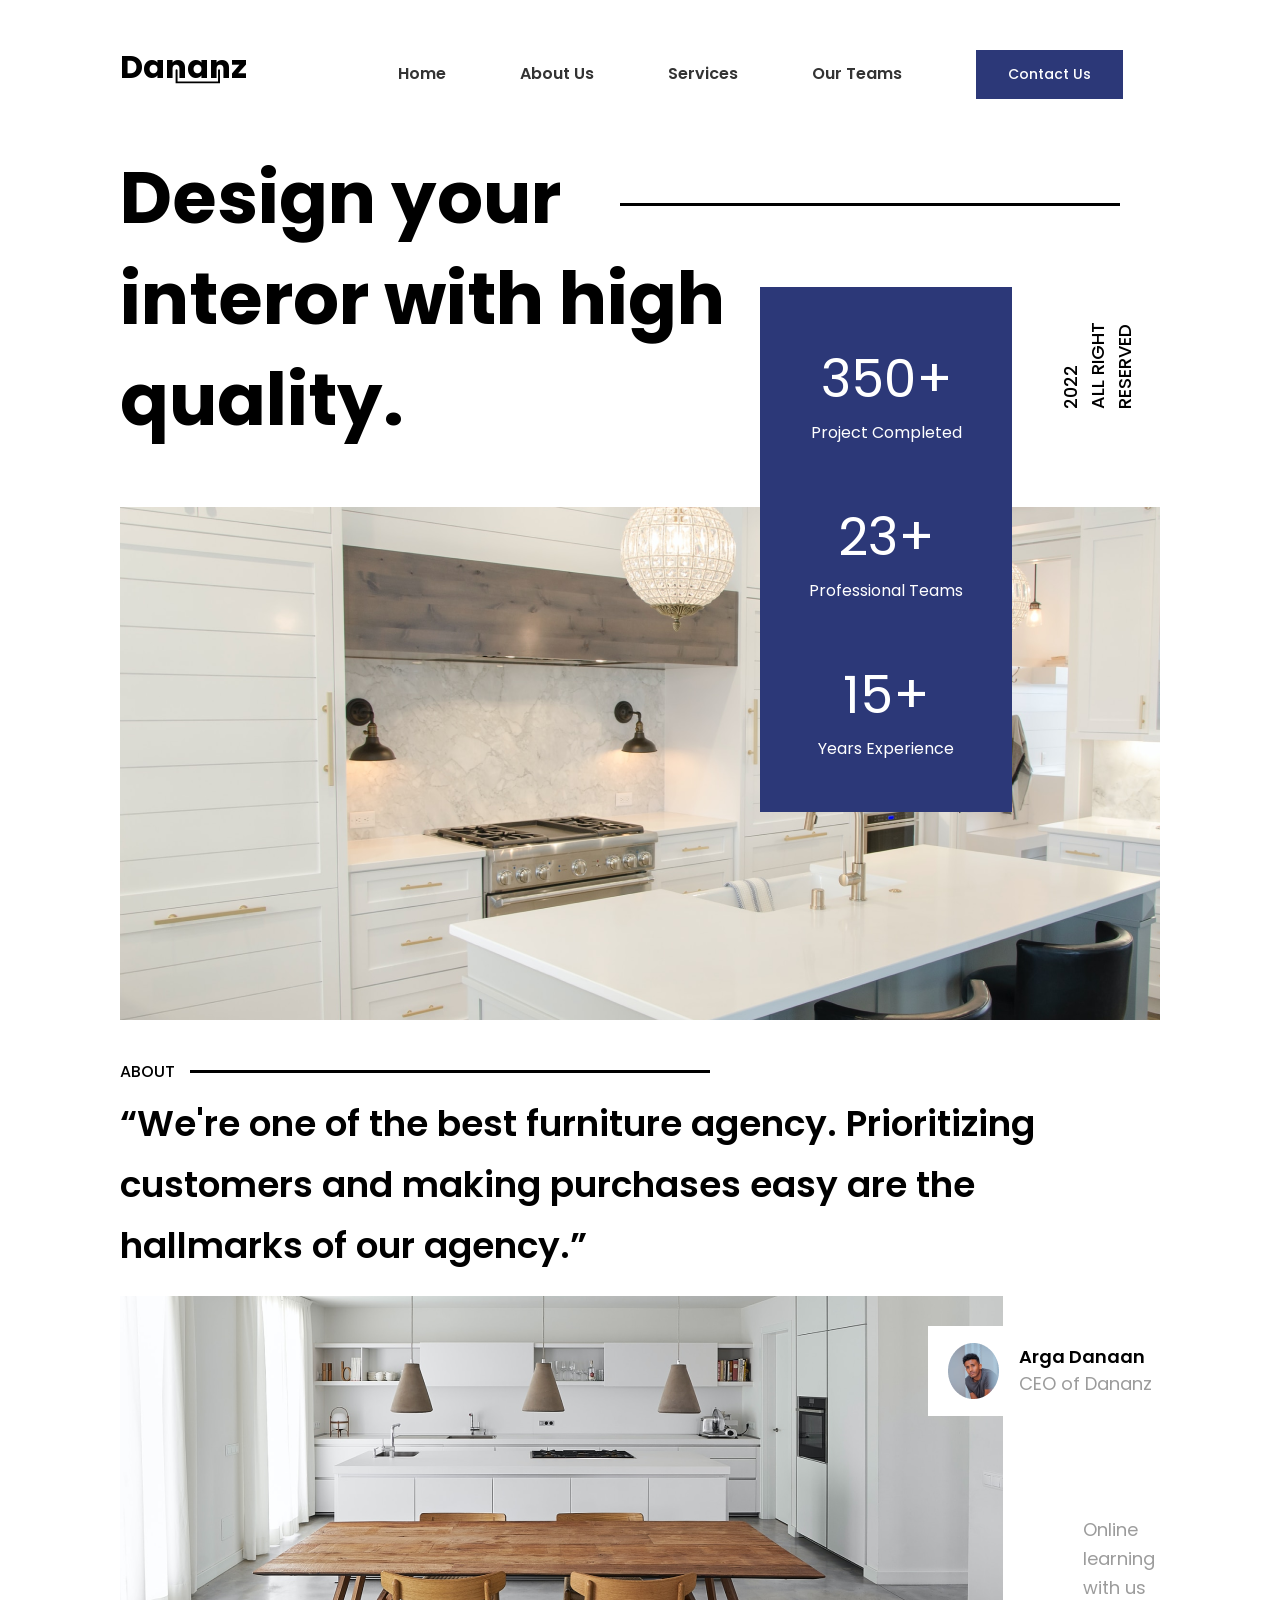
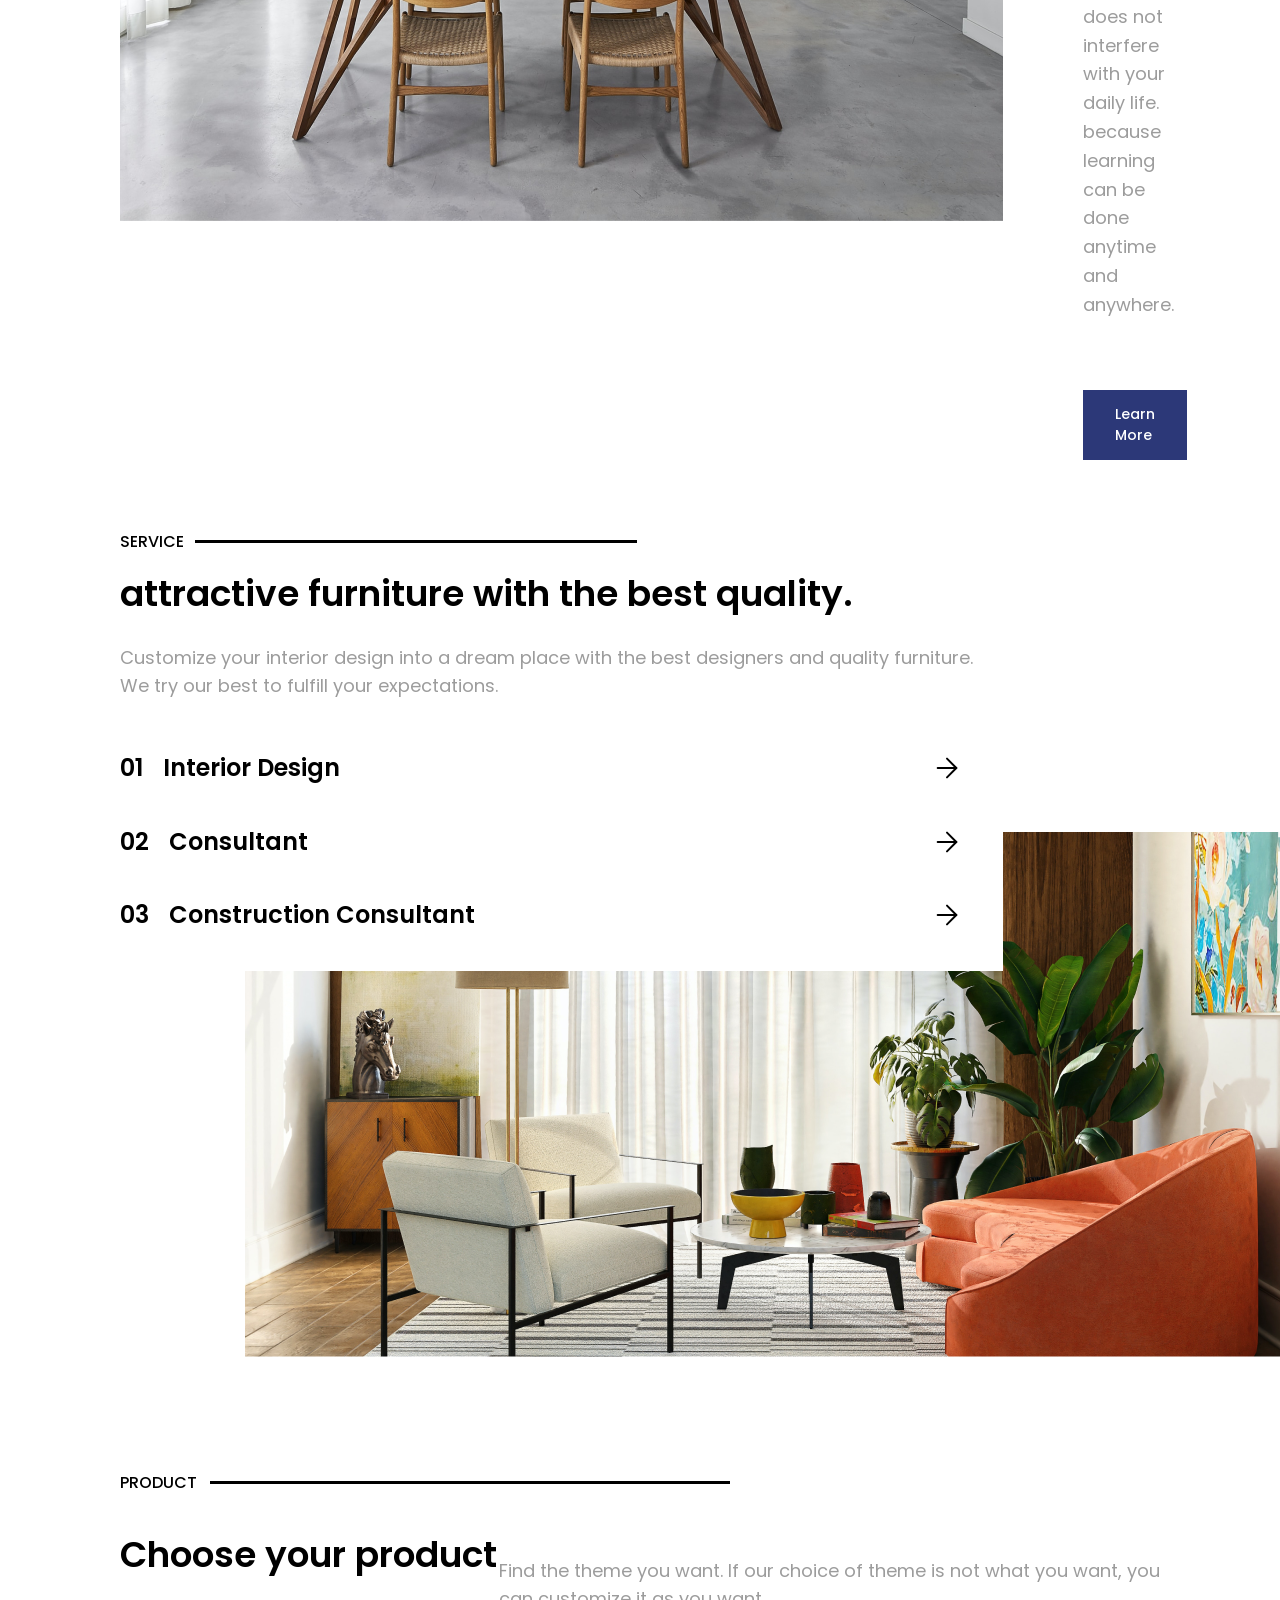
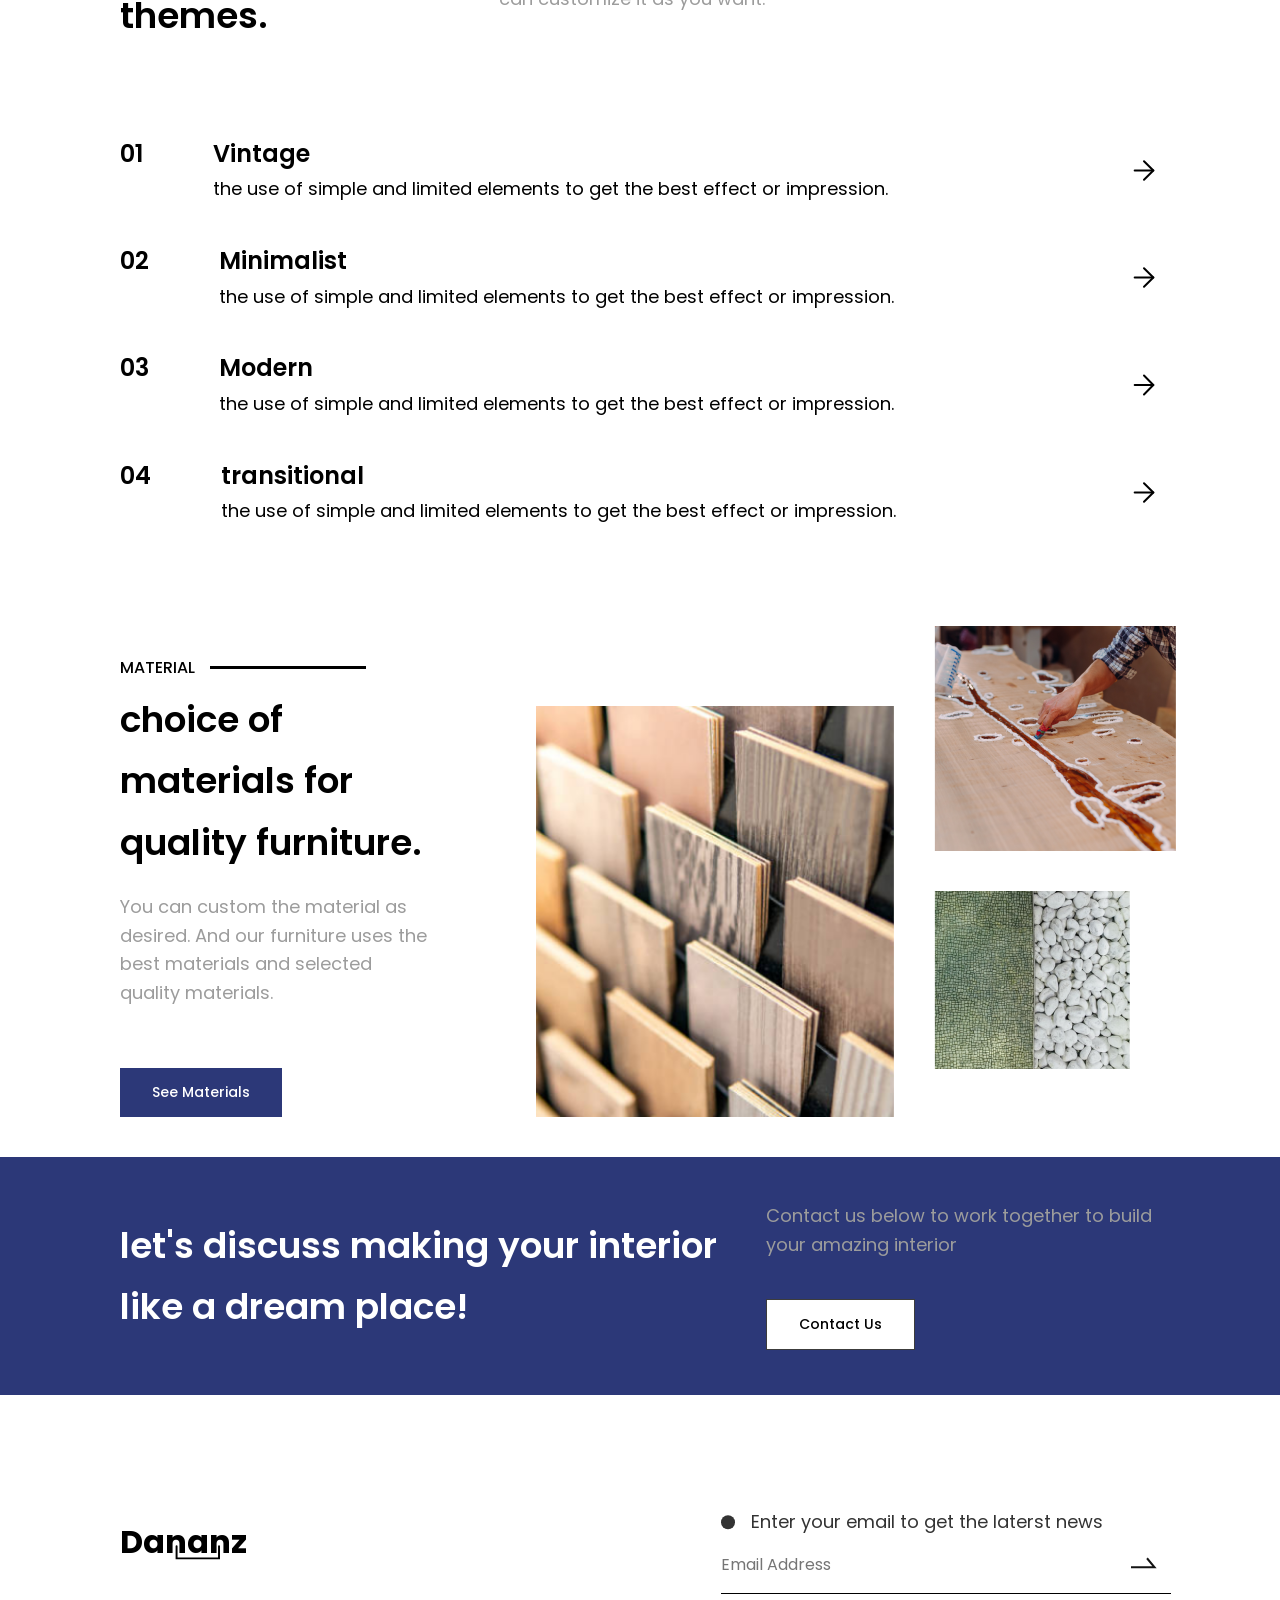
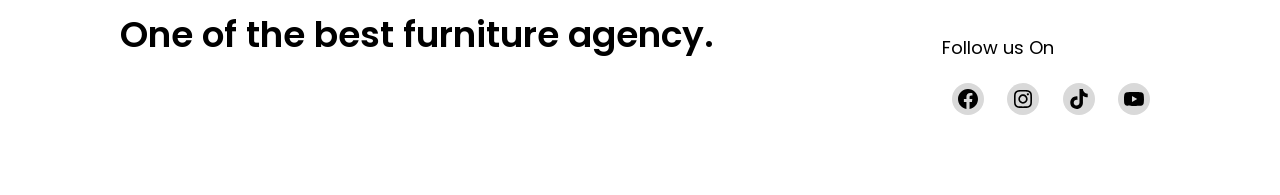
<file: index.html>
<!DOCTYPE html>
<html lang="en">
<head>
	<link rel="stylesheet" href="css/style.css">
    <link rel="preconnect" href="https://fonts.googleapis.com">
    <link rel="preconnect" href="https://fonts.gstatic.com" crossorigin>
    <link href="https://fonts.googleapis.com/css2?family=Poppins:wght@400;500;600;700&display=swap" rel="stylesheet">

    
    <meta charset="UTF-8">
    <meta name="viewport" content="width=1440">
    <title>Dananz</title>
</head>
<body>
    <header>
        <div class="logo">
            <p class="logo-text">Dananz</p>
            <img src="img/icons/Vector 286.svg" alt="" class="logo-icon">
        </div>
        <nav class="page-navigation">
            <ul>
                <li class="page-navigation__item">
                    <a href="index.html" class="page-navigation__item-link">Home</a>
                </li>
                <li class="page-navigation__item">
                    <a href="about.html" class="page-navigation__item-link">About Us</a>
                </li>
                <li class="page-navigation__item">
                    <a href="services.html" class="page-navigation__item-link">Services</a>
                </li>
                <li class="page-navigation__item">
                    <a href="ourTeams.html" class="page-navigation__item-link">Our Teams</a>
                </li>
                <li class="page-navigation__item ">
                    <a href="contactUs.html" class="page-navigation__item-link button-link button-link--b">Contact Us</a>
                </li>
            </ul>
        </nav>
    </header>
    <main>
        <div class="content">
            <section class="design">
                <div class="design-top">
                    <h1 class="design-top__title ">Design your</br> interor with high</br> quality.</h1>
                    <div class="design-top__line"></div>
                    <h2 class="design-top__text">2022 </br>all right reserved</h2>
                </div>
                <div class="design-bottom">
                    <div class="column">
                        <div class="column__item">
                            <p>350+</p>
                            <p>Project Completed</p>
                        </div>
                        <div class="column__item">
                            <p>23+</p>
                            <p>Professional Teams</p>
                        </div>
                        <div class="column__item">
                            <p>15+</p>
                            <p>Years Experience</p>
                        </div>
                    </div>
                </div>
            </section>
            <section class="about">
                <div class="about-top">
                    <h2 class="about-top__title medium">about</h2>
                    <div class="about-top__line line"></div>
                    <h3 class="about-top__subtitle semibold-f">“We're one of the best furniture agency. Prioritizing customers and making purchases easy are the hallmarks of our agency.”</h3>
                </div>
                <div class="about-bottom">
                    <div class="about-bottom__item">
                        <img src="img/home/block_2/unsplash_NvqYkDPE0Rw.png" alt="">
                    </div>
                    <div class="about-bottom__item">
                        <article class="about-bottom__info">
                            <img src="img/autors/Ellipse 332.png" alt="">
                            <p class="">Arga Danaan</br> <span class="undefined-text regular-f">CEO of Dananz</span></p>
                        </article>
                        <p class="about-bottom__text regular-f">Online learning with us does not interfere with your daily life. because learning can be done anytime and anywhere.</p>
                        <a href="details.html" class="about-bottom__link button-link button-link--b">Learn More</a>
                    </div>
                </div>
            </section>
            <section class="service">
                <div class="service-top">
                    <h2 class="service-top__title medium">service</h2>
                    <div class="service-top__line line"></div>
                    <h3 class="service-top__subtitle semibold-f">attractive furniture with the best quality.</h3>
                    <p class="service-top__text regular-f">Customize your interior design into a dream place with the best designers and quality furniture. We try our best to fulfill your expectations.</p>
                </div>
                <div class="service-bottom">
                    <ul class="service-bottom__list">
                        <li class="item-list">
                            <p><span class="numbers">01</span>Interior Design</p>
                            <img class="arrow" src="img/icons/arrow-right.svg" alt="">
                        </li>
                        <li class="item-list">
                            <p><span class="numbers">02</span>Consultant</p>
                            <img class="arrow" src="img/icons/arrow-right.svg" alt="">
                        </li>
                        <li class="item-list">
                            <p><span class="numbers">03</span>Construction Consultant</p>
                            <img class="arrow" src="img/icons/arrow-right.svg" alt="">
                        </li>
                    </ul>
                    <img class="serice-bottom__image" src="img/home/block_3/unsplash_vPKNB_gc23Q.png" alt="">
                </div>
            </section>
            <section class="product">
                <div class="product-top">
                    <h2 class="product-top__title medium">product</h2>
                    <div class="product-top__line line"></div>
                    <div>
                        <h3 class="product-top__subtitle semibold-f">Choose your product themes.</h3>
                        <p class="product-top__text regular-f">Find the theme you want. If our choice of theme is not what you want, you can customize it as you want.</p>
                    </div>
                </div>
                <div class="product-bottom">
                    <ul class="product-bottom__list">
                        <li class="item-list">
                            <div class="text-content">
                                <p class="number">01</p>
                                <p>Vintage </br><span class="under-text">the use of simple and limited elements to get the best effect or impression.</span></p>
                            </div>
                            <img class="arrow" src="img/icons/arrow-right.svg" alt="">
                        </li>
                        <li class="item-list">
                            <div class="text-content">
                                <p class="number">02</p>
                                <p>Minimalist </br><span class="under-text">the use of simple and limited elements to get the best effect or impression.</span></p>
                            </div>
                            <img class="arrow" src="img/icons/arrow-right.svg" alt="">
                        </li>
                        <li class="item-list">
                            <div class="text-content">
                                <p class="number">03</p>
                                <p>Modern </br><span class="under-text">the use of simple and limited elements to get the best effect or impression.</span></p>
                            </div>
                            <img class="arrow" src="img/icons/arrow-right.svg" alt="">
                        </li>
                        <li class="item-list">
                            <div class="text-content">
                                <p class="number">04</p>
                                <p>transitional </br><span class="under-text">the use of simple and limited elements to get the best effect or impression.</span></p>
                            </div>
                            <img class="arrow" src="img/icons/arrow-right.svg" alt="">
                        </li>
                    </ul>
                </div>
            </section>
            <section class="material">
                <div class="material-text-content">
                    <h2 class="material-text-content__title medium">material</h2>
                    <div class="material-text-content__line line"></div>
                    <h3 class="material-text-content__subtitle semibold-f">choice of materials for quality furniture.</h3>
                    <p class="material-text-content__text regular-f">You can custom the material as desired. And our furniture uses the best materials and selected quality materials.</p>
                    <a href="" class="material-text-content__link button-link button-link--b">See Materials</a>
                </div>
                <div class="material-image-content">
                    <img src="img/home/block_4/image 2.png" alt="" class="image-content__image">
                    <div>
                        <img src="img/home/block_4/unsplash_Q3stHYxwJWM.png" alt="" class="image-content__image">
                        <img src="img/home/block_4/unsplash_WItJTJsW97w.png" alt="" class="image-content__image">
                    </div>
                </div>
            </section>
      	</div>
		  	<section class="contact-us">
				<h3 class="contact-us__title semibold-f">let's discuss making your interior like a dream place!</h3>
				<div class="contact-us__column">
				 	<p class="contact-us__text regular-f">Contact us below to work together to build your amazing interior</p>
				 	<a href="contactUs.html" class="contact-us__link button-link button-link--w">Contact Us</a>
				</div>
	  		</section>
    </main>
    <footer>
        <section class="footer-body">
            <div class="footer__column">
                <div class="logo">
                    <p class="logo-text">Dananz</p>
                    <img src="img/icons/Vector 286.svg" alt="" class="logo-icon">
                </div>
                <h3 class="footer__subtitle semibold-f">One of the best furniture agency.</h3>
            </div>
            <div class="footer__column">
                <div class="footer-form">
                    <img src="img/icons/Ellipse 74.svg" alt="" class="footer-form__point">
                    <p class="footer-form__text regular-f">Enter  your email to get the laterst news</p>
                    <input type="text" class="footer-form__input" placeholder="Email Address">
                    <img src="img/icons/Vector 32.svg" alt="" class="footer-form__arrow">
                </div>
                <div class="footer-soc-net">
                    <p class="footer-soc-net__title regular-f">Follow us On</p>
                    <div class="footer-soc-net-app">
								<a href="" class="footer-soc-net-app__link">
									<img src="img/icons/facebook.svg" alt="" class="">
								</a>
								<a href="" class="footer-soc-net-app__link">
									<img src="img/icons/instagram.svg" alt="" class="">
								</a>
								<a href="" class="footer-soc-net-app__link">
									<img src="img/icons/tiktok.svg" alt="" class="">
								</a>
								<a href="" class="footer-soc-net-app__link">
									<img src="img/icons/youtube.svg" alt="" class="">
								</a>
								
                    </div>
                </div>
            </div>
        </section>
    </footer>
</body>
</html>
</file>
<file: css/style.css>
@charset "UTF-8";
/*Обнуление*/
* {
  padding: 0;
  margin: 0;
  border: 0;
}

*, *:before, *:after {
  -webkit-box-sizing: border-box;
  box-sizing: border-box;
}

:focus, :active {
  outline: none;
}

a:focus, a:active {
  outline: none;
}

nav, footer, header, aside {
  display: block;
}

html, body {
  height: 100%;
  width: 100%;
  font-size: 100%;
  line-height: 1;
  font-size: 14px;
  -ms-text-size-adjust: 100%;
  -moz-text-size-adjust: 100%;
  -webkit-text-size-adjust: 100%;
}

input, button, textarea {
  font-family: inherit;
}

input::-ms-clear {
  display: none;
}

button {
  cursor: pointer;
}

button::-moz-focus-inner {
  padding: 0;
  border: 0;
}

a, a:visited {
  text-decoration: none;
}

a:hover {
  text-decoration: none;
}

ul li {
  list-style: none;
}

img {
  vertical-align: top;
}

h1, h2, h3, h4, h5, h6 {
  font-size: inherit;
  font-weight: 400;
}

/*--------------------*/
/*----header----*/
header {
  width: 100%;
  padding: 40px 120px;
  display: -webkit-box;
  display: -ms-flexbox;
  display: flex;
  -webkit-box-pack: justify;
      -ms-flex-pack: justify;
          justify-content: space-between;
  -webkit-box-align: center;
      -ms-flex-align: center;
          align-items: center;
}

.logo-text {
  color: #000;
  font-size: 32px;
  font-family: Poppins;
  font-weight: 700;
  line-height: 170%;
}

.logo-icon {
  width: 45px;
  height: 21px;
  margin: -28px 0px 0px 55px;
}

.page-navigation ul {
  display: -webkit-box;
  display: -ms-flexbox;
  display: flex;
  -webkit-box-align: center;
      -ms-flex-align: center;
          align-items: center;
}
.page-navigation__item-link {
  color: #333;
  font-size: 16px;
  font-family: Poppins;
  font-weight: 600;
  line-height: 140%;
  display: inline-block;
  white-space: nowrap;
}
.page-navigation__item {
  margin: 0px 37px;
}

/*----content----**/
.content {
  width: 100%;
  padding: 0px 120px;
}

/*----design----*/
.design {
  width: 100%;
}
.design-top__line {
  height: 3px;
  background-color: black;
  margin: -248px 40px 0px 500px;
}
.design-top__title {
  font-size: 72px;
  font-weight: 700;
  line-height: 140%;
  font-family: Poppins, sans-serif;
}
.design-top__text {
  text-transform: uppercase;
  -webkit-transform: rotate(-90deg);
          transform: rotate(-90deg);
  margin: 100px 0px 0px 88%;
  font-size: 18px;
  font-weight: 500;
  line-height: 150%;
  font-family: Poppins;
}
.design-bottom {
  margin: 120px 0px 0px 0px;
  height: 513px;
  background-image: url("../img/home/block_1/unsplash_G7sE2S4Lab4.png");
  background-repeat: no-repeat;
  background-size: cover;
}
.design-bottom .column {
  position: absolute;
  margin: -220px 0px 0px 50%;
  width: 252px;
  height: 525px;
  background-color: #2C3878;
  padding: 50px 40px;
  display: -webkit-box;
  display: -ms-flexbox;
  display: flex;
  -webkit-box-orient: vertical;
  -webkit-box-direction: normal;
      -ms-flex-direction: column;
          flex-direction: column;
  -webkit-box-pack: justify;
      -ms-flex-pack: justify;
          justify-content: space-between;
  -webkit-box-align: center;
      -ms-flex-align: center;
          align-items: center;
}
.design-bottom .column__item p {
  color: #fff;
  text-align: center;
}
.design-bottom .column__item p:first-child {
  font-family: Poppins, sans-serif;
  font-size: 52px;
  font-weight: 400;
  line-height: 160%;
}
.design-bottom .column__item p:last-child {
  font-family: Poppins;
  font-size: 16px;
  font-weight: 400;
  line-height: 160%;
}

/*----about----*/
.about {
  margin: 40px 0px 0px 0px;
}
.about-top__line {
  margin: -14px 0px 0px 70px;
}
.about-bottom {
  display: -webkit-box;
  display: -ms-flexbox;
  display: flex;
}
.about-bottom__info {
  display: -webkit-box;
  display: -ms-flexbox;
  display: flex;
  -webkit-box-align: center;
      -ms-flex-align: center;
          align-items: center;
  padding: 17px 30px 17px 20px;
  background-color: #FFF;
  margin: 0px 0px 100px -75px;
}
.about-bottom__info p {
  margin: 0px 0px 0px 20px;
  font-family: Poppins, sans-serif;
  font-size: 18px;
  font-style: normal;
  font-weight: 600;
  line-height: 140%;
}
.about-bottom__info p .undefined-text {
  font-family: Poppins, sans-serif;
  font-size: 18px;
  font-style: normal;
  font-weight: 400;
  line-height: 160%;
  color: #9C9C9C;
}
.about-bottom__item:last-child {
  margin: 30px 0px;
}
.about-bottom__text {
  margin: 20px 0px 60px 80px;
}
.about-bottom__link {
  margin: 10px 0px 0px 80px;
}

/*----service----*/
.service {
  margin: 40px 0px 0px 0px;
  width: 883px;
  background-color: #FFF;
}
.service-top__line {
  margin: -14px 0px 0px 75px;
}
.service-bottom {
  height: 270px;
  margin: 0px 0px 500px 0px;
}
.service-bottom__list {
  padding: 10px 0px;
}
.service-bottom__list .item-list {
  margin: 40px 40px 40px 0px;
  display: -webkit-box;
  display: -ms-flexbox;
  display: flex;
  -webkit-box-pack: justify;
      -ms-flex-pack: justify;
          justify-content: space-between;
  -webkit-box-align: center;
      -ms-flex-align: center;
          align-items: center;
}
.service-bottom__list .item-list p {
  font-family: Poppins, sans-serif;
  font-size: 24px;
  font-weight: 600;
  line-height: 140%;
}
.service-bottom__list .item-list p .numbers {
  margin: 0px 20px 0px 0px;
}
.service-bottom .serice-bottom__image {
  max-width: 1076px;
  position: relative;
  z-index: -1;
  margin: -150px 0px 0px 125px;
}

/*----product----*/
.product-top div:last-child {
  margin: 20px 0px;
  display: -webkit-box;
  display: -ms-flexbox;
  display: flex;
  -webkit-box-pack: justify;
      -ms-flex-pack: justify;
          justify-content: space-between;
  -webkit-box-align: center;
      -ms-flex-align: center;
          align-items: center;
}
.product-top__line {
  margin: -14px 0px 0px 90px;
}
.product-bottom__list {
  padding: 10px 0px;
}
.product-bottom__list .item-list {
  margin: 40px 0px;
  display: -webkit-box;
  display: -ms-flexbox;
  display: flex;
  -webkit-box-pack: justify;
      -ms-flex-pack: justify;
          justify-content: space-between;
}
.product-bottom__list .item-list .text-content {
  display: -webkit-box;
  display: -ms-flexbox;
  display: flex;
}
.product-bottom__list .item-list .text-content p {
  font-family: Poppins, sans-serif;
  font-size: 24px;
  font-weight: 600;
  line-height: 140%;
}
.product-bottom__list .item-list .text-content p .under-text {
  font-family: Poppins, sans-serif;
  font-size: 18px;
  font-weight: 400;
  line-height: 160%;
}
.product-bottom__list .item-list .text-content p:last-child {
  margin: 0px 0px 0px 70px;
}

/*----material----*/
.material {
  display: -webkit-box;
  display: -ms-flexbox;
  display: flex;
  margin: 80px 0px 0px 0px;
}
.material-text-content {
  width: 40%;
}
.material-text-content__line {
  margin: -14px 0px 0px 90px;
}
.material-text-content__subtitle {
  margin: 20px 0px;
}
.material-text-content__text {
  margin: 0px 0px 60px 0px;
}
.material-image-content {
  display: -webkit-box;
  display: -ms-flexbox;
  display: flex;
  margin: 50px 0px 0px 10%;
}
.material-image-content div {
  margin: -80px 0px 0px 40px;
}
.material-image-content div img:last-child {
  margin: 40px 0px 0px 0px;
}

/*----contact us----*/
.contact-us {
  margin: 40px 0px;
  background-color: #2C3878;
  padding: 38px 120px;
  display: -webkit-box;
  display: -ms-flexbox;
  display: flex;
  -webkit-box-pack: justify;
      -ms-flex-pack: justify;
          justify-content: space-between;
  -webkit-box-align: center;
      -ms-flex-align: center;
          align-items: center;
}
.contact-us__title {
  color: #FFF;
}
.contact-us__text {
  color: #FFF;
  margin: 0px 0px 40px 0px;
}

/*----main----*/
.button-link {
  display: inline-block;
  font-family: Poppins;
  padding: 14px 32px;
  font-size: 14px;
  font-weight: 500;
  line-height: 150%;
  color: #FFF;
}
.button-link--b {
  background-color: #2C3878;
  color: #FFF;
}
.button-link--w {
  color: black;
  background-color: #FFF;
  border: 1px solid #3C3C3C;
}

.regular-f {
  color: #9C9C9C;
  font-family: Poppins, sans-serif;
  font-size: 18px;
  font-weight: 400;
  line-height: 160%;
}

.semibold-f {
  margin: 20px 0px;
  font-family: Poppins, sans-serif;
  font-size: 36px;
  font-weight: 600;
  line-height: 170%;
}

.medium {
  font-family: Poppins, sans-serif;
  font-size: 16px;
  font-weight: 500;
  line-height: 150%;
  text-transform: uppercase;
}

.line {
  width: 50%;
  height: 3px;
  background-color: black;
}

/*----footer----*/
.footer-body {
  padding: 80px 120px;
  display: -webkit-box;
  display: -ms-flexbox;
  display: flex;
  -webkit-box-pack: justify;
      -ms-flex-pack: justify;
          justify-content: space-between;
}

.footer__column:last-child {
  display: -webkit-box;
  display: -ms-flexbox;
  display: flex;
  -webkit-box-orient: vertical;
  -webkit-box-direction: normal;
      -ms-flex-direction: column;
          flex-direction: column;
  -webkit-box-align: end;
      -ms-flex-align: end;
          align-items: flex-end;
}

.footer-form__point {
  margin: 0px 0px 0px 0px;
}
.footer-form__text {
  color: #333;
  margin: -22px 0px 0px 30px;
}
.footer-form__input {
  width: 450px;
  padding: 15px 0px;
  font-family: Poppins;
  font-size: 16px;
  font-weight: 400;
  line-height: 160%;
  border-bottom: 1px solid #000;
  margin: 0px 0px 0px 0px;
}
.footer-form__arrow {
  margin: 20px 0px 0px -40px;
}

.footer-soc-net {
  margin: 40px 0px 0px 0px;
}
.footer-soc-net__title {
  color: #000;
}
.footer-soc-net-app {
  margin: 20px 0px 0px 0px;
}
.footer-soc-net-app__link {
  margin: 0px 10px;
}
.footer-soc-net-app__link img {
  padding: 4px;
  background-color: #D9D9D9;
  border-radius: 50%;
}
</file>
